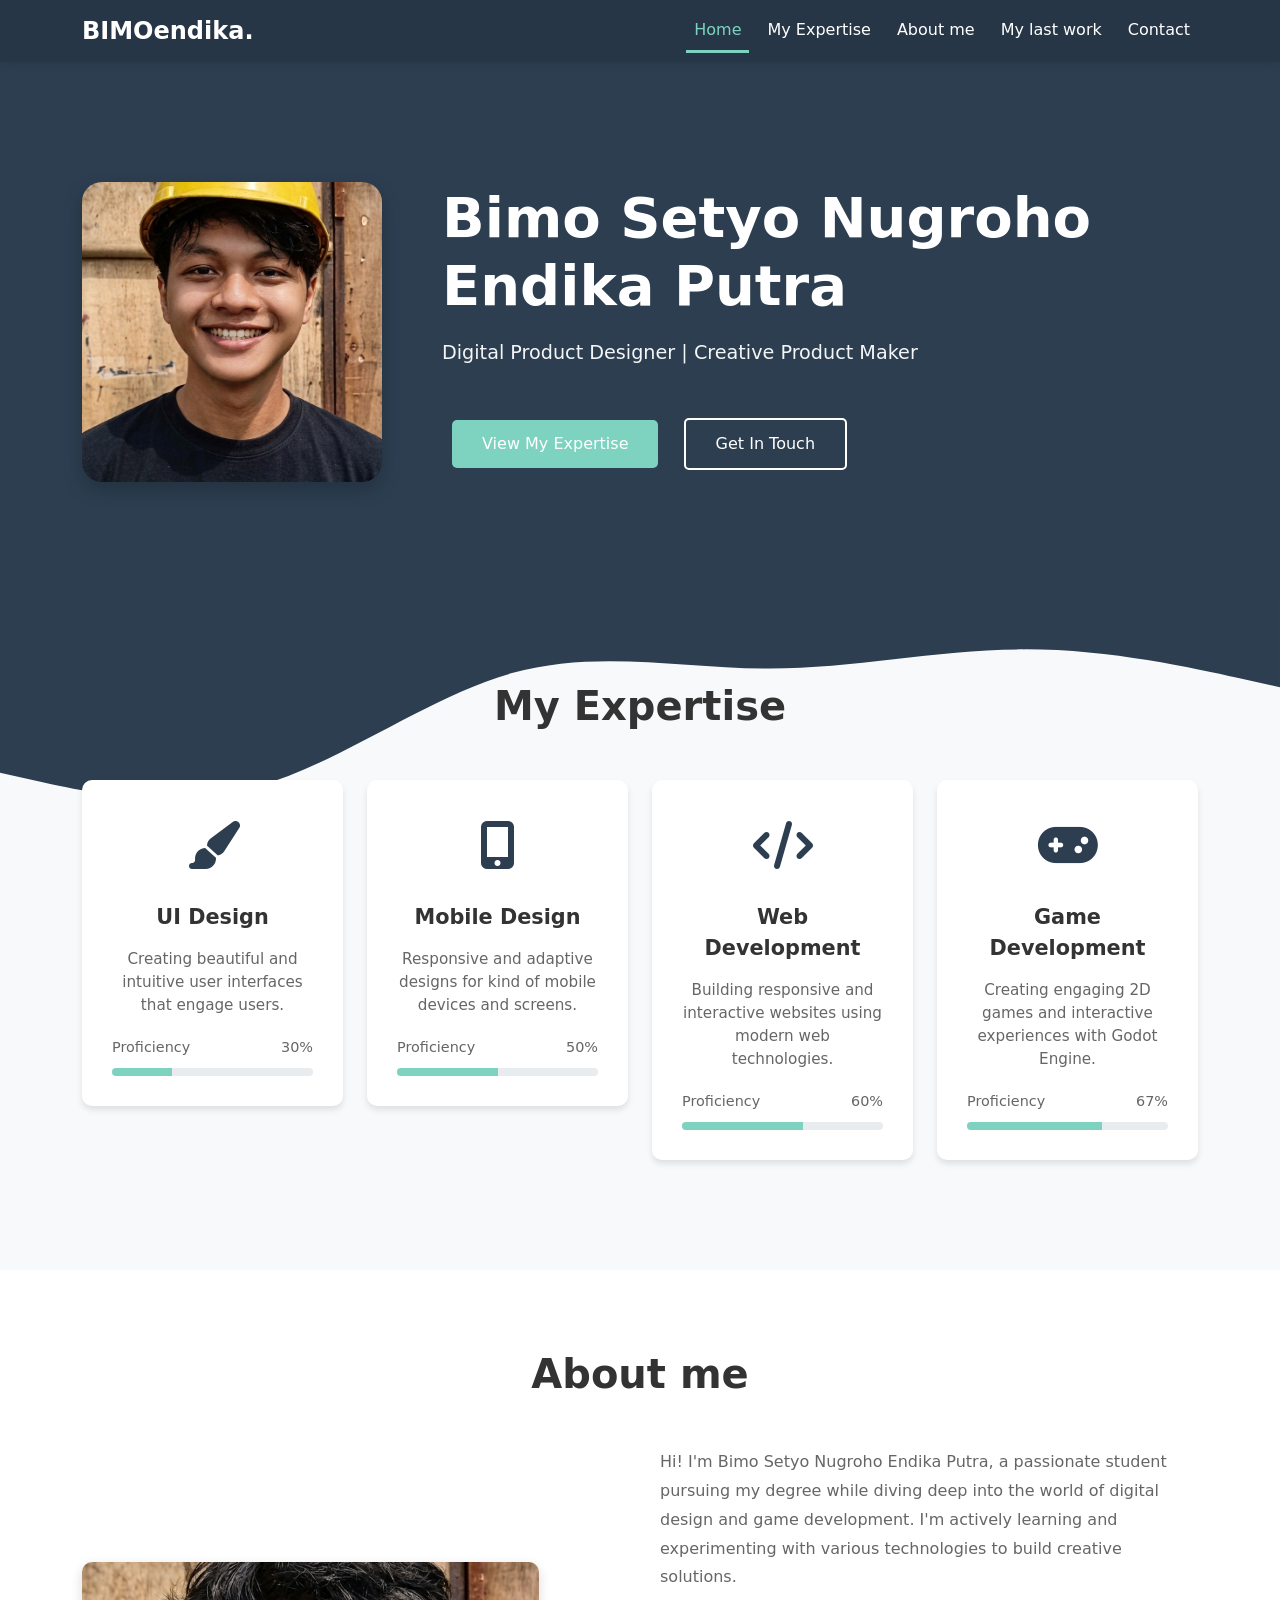
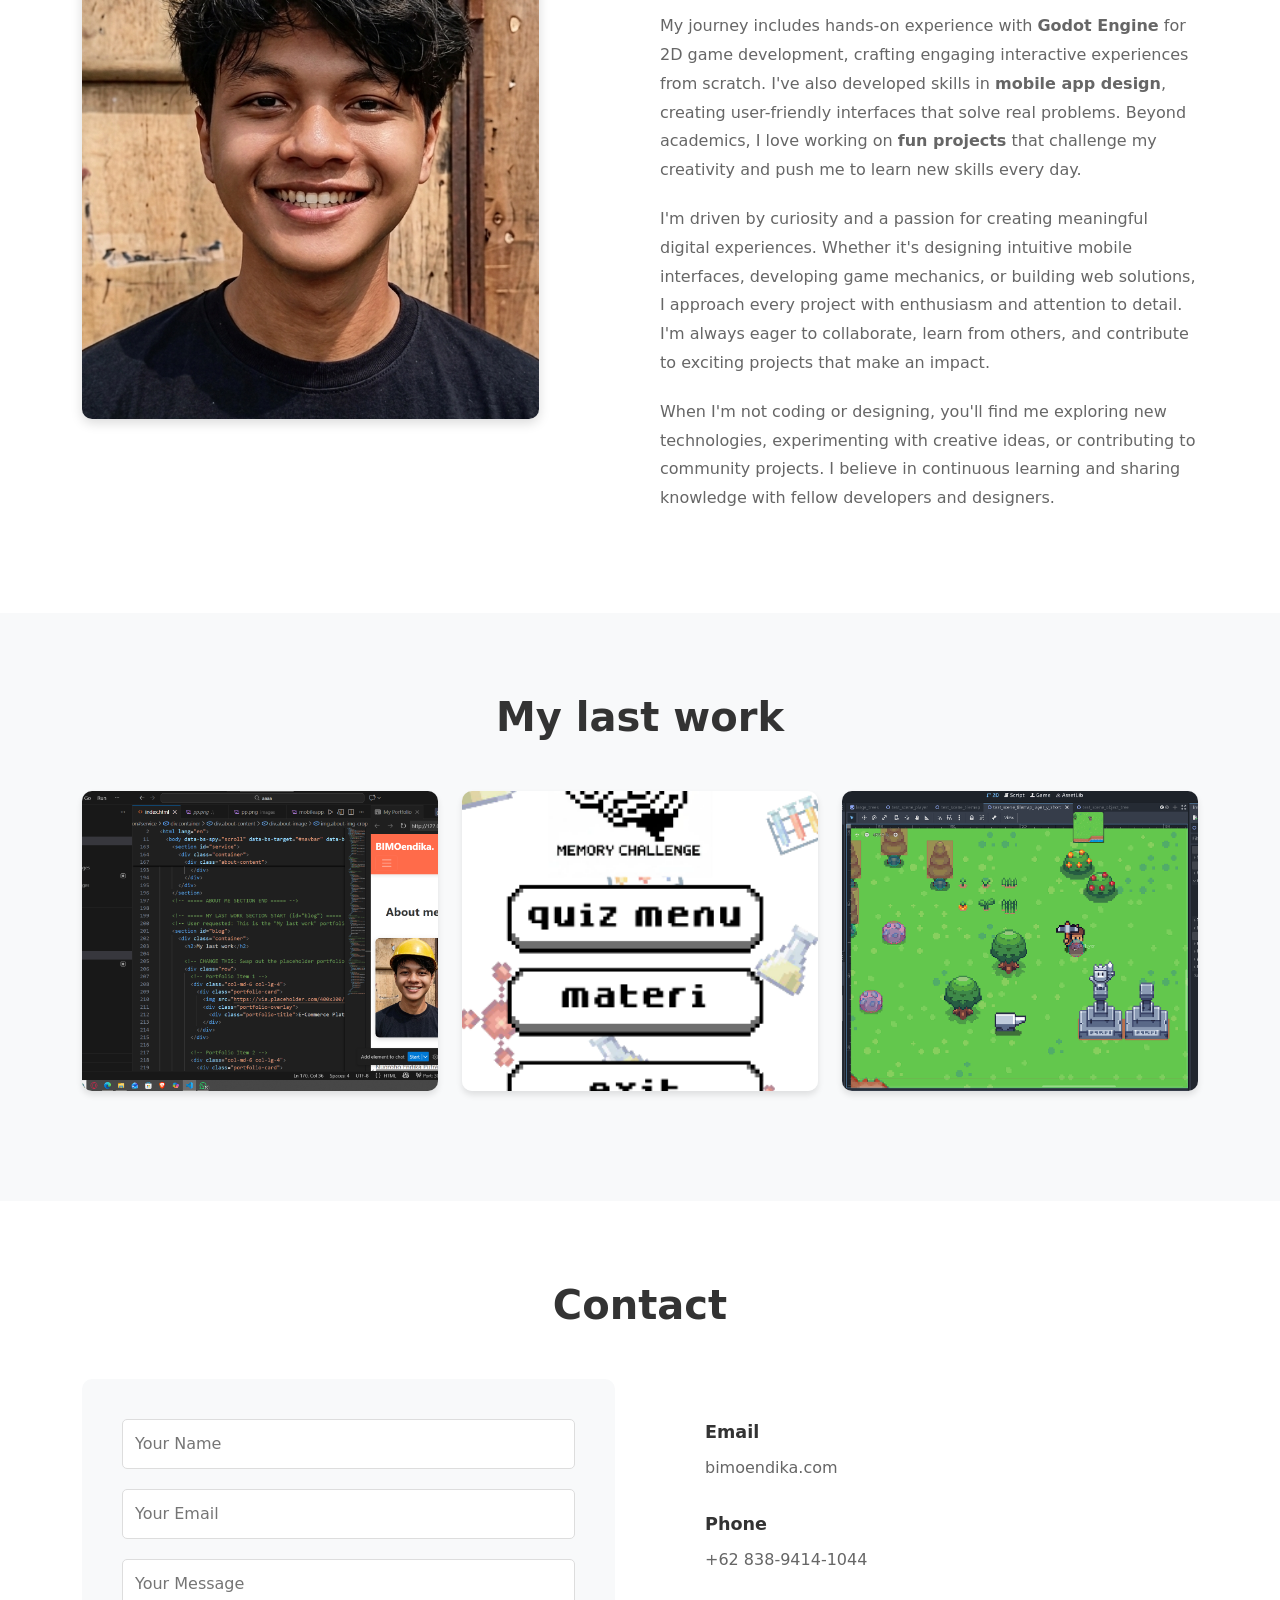
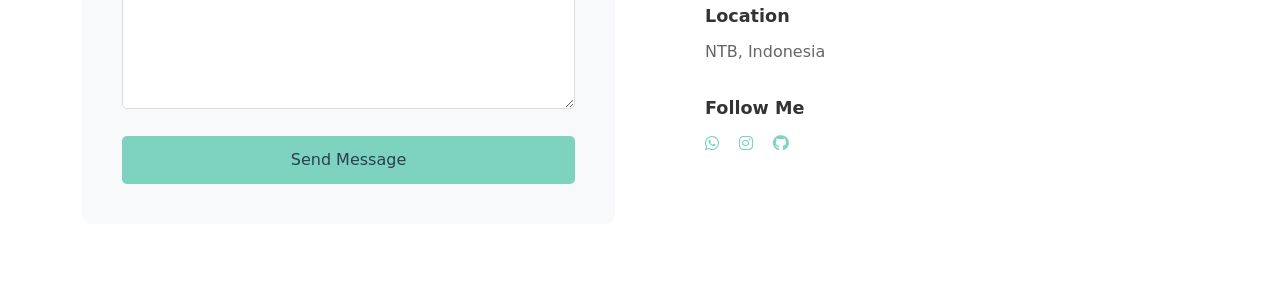
<file: index.html>
<!doctype html>
<html lang="en">
  <head>
    <meta charset="UTF-8" />
    <meta name="viewport" content="width=device-width, initial-scale=1.0" />
    <title>My Portfolio</title>
    <link href="https://cdn.jsdelivr.net/npm/bootstrap@5.3.0/dist/css/bootstrap.min.css" rel="stylesheet" />
    <link rel="stylesheet" href="https://cdnjs.cloudflare.com/ajax/libs/font-awesome/6.4.0/css/all.min.css" />
    <link rel="stylesheet" href="style.css" />
  </head>
  <body data-bs-spy="scroll" data-bs-target="#navbar" data-bs-offset="0">
    <!-- navbar -->
    <nav class="navbar navbar-expand-lg navbar-dark sticky-top" id="navbar">
      <div class="container">
        <!-- Brand Logo -->
        <a class="navbar-brand" href="#home">BIMOendika.</a>

        <!-- Navbar Toggle untuk hp -->
        <button class="navbar-toggler" type="button" data-bs-toggle="collapse" data-bs-target="#navbarNav" aria-controls="navbarNav" aria-expanded="false" aria-label="Toggle navigation">
          <span class="navbar-toggler-icon"></span>
        </button>

        <!-- Navbar Link -->
        <div class="collapse navbar-collapse" id="navbarNav">
          <ul class="navbar-nav ms-auto">
            <!-- Home Link -->
            <li class="nav-item">
              <a class="nav-link active" href="#home">Home</a>
            </li>

            <!-- My Expertise Link -->
            <li class="nav-item">
              <a class="nav-link" href="#work">My Expertise</a>
            </li>

            <!-- About me Link -->
            <li class="nav-item">
              <a class="nav-link" href="#service">About me</a>
            </li>

            <!-- My last work Link -->
            <li class="nav-item">
              <a class="nav-link" href="#blog">My last work</a>
            </li>

            <!-- Contact Link -->
            <li class="nav-item">
              <a class="nav-link" href="#contact">Contact</a>
            </li>
          </ul>
        </div>
      </div>
    </nav>
    <!-- NAVBAR END -->

    <!--  SECTION START -->
    <section id="home">
      <div class="container">
        <div class="hero-content">
          <!-- Profile poto -->
          <div class="hero-photo">
            <img src="images/pp.png" alt="Profile Photo" class="profile-image" />
          </div>

          <!-- Hero Text -->
          <div class="hero-text">
            <h1 class="hero-headline">Bimo Setyo Nugroho Endika Putra</h1>
            <p class="hero-description">Digital Product Designer | Creative Product Maker</p>
            <!-- Hero Button Text & Links Below -->
            <a href="#work" class="btn-hero btn-primary-hero">View My Expertise</a>
            <a href="#contact" class="btn-hero btn-secondary-hero">Get In Touch</a>
            <!-- END HERO BUTTONS SECTION -->
          </div>
        </div>
      </div>
    </section>
    <!--   SECTION END  -->

    <!--  MY EXPERTISE SECTION START -->
    <section id="work">
      <svg xmlns="http://www.w3.org/2000/svg" viewBox="0 0 1440 320" class="wave-background">
        <path
          fill="#2c3e50"
          fill-opacity="1"
          d="M0,192L48,202.7C96,213,192,235,288,208C384,181,480,107,576,80C672,53,768,75,864,74.7C960,75,1056,53,1152,53.3C1248,53,1344,75,1392,85.3L1440,96L1440,0L1392,0C1344,0,1248,0,1152,0C1056,0,960,0,864,0C768,0,672,0,576,0C480,0,384,0,288,0C192,0,96,0,48,0L0,0Z"
        ></path>
      </svg>
      <div class="container">
        <h2>My Expertise</h2>

        <div class="row">
          <!-- Expertise Card 1 -->
          <div class="col-md-6 col-lg-3">
            <div class="expertise-card">
              <div class="expertise-icon">
                <i class="fas fa-paint-brush"></i>
              </div>
              <div class="expertise-title">UI Design</div>
              <p class="expertise-description">Creating beautiful and intuitive user interfaces that engage users.</p>
              <div class="skill-label">
                <span>Proficiency</span>
                <span>30%</span>
              </div>
              <div class="progress">
                <div class="progress-bar width-30"></div>
              </div>
            </div>
          </div>

          <!-- Expertise Card 2 -->
          <div class="col-md-6 col-lg-3">
            <div class="expertise-card">
              <div class="expertise-icon">
                <i class="fas fa-mobile-alt"></i>
              </div>
              <div class="expertise-title">Mobile Design</div>
              <p class="expertise-description">Responsive and adaptive designs for kind of mobile devices and screens.</p>
              <div class="skill-label">
                <span>Proficiency</span>
                <span>50%</span>
              </div>
              <div class="progress">
                <div class="progress-bar width-50"></div>
              </div>
            </div>
          </div>

          <!-- Expertise Card 3 -->
          <div class="col-md-6 col-lg-3">
            <div class="expertise-card">
              <div class="expertise-icon">
                <i class="fas fa-code"></i>
              </div>
              <div class="expertise-title">Web Development</div>
              <p class="expertise-description">Building responsive and interactive websites using modern web technologies.</p>
              <div class="skill-label">
                <span>Proficiency</span>
                <span>60%</span>
              </div>
              <div class="progress">
                <div class="progress-bar width-60"></div>
              </div>
            </div>
          </div>

          <!-- Expertise Card 4 -->
          <div class="col-md-6 col-lg-3">
            <div class="expertise-card">
              <div class="expertise-icon">
                <i class="fas fa-gamepad"></i>
              </div>
              <div class="expertise-title">Game Development</div>
              <p class="expertise-description">Creating engaging 2D games and interactive experiences with Godot Engine.</p>
              <div class="skill-label">
                <span>Proficiency</span>
                <span>67%</span>
              </div>
              <div class="progress">
                <div class="progress-bar width-67"></div>
              </div>
            </div>
          </div>
        </div>
      </div>
    </section>
    <!--  MY EXPERTISE SECTION END  -->

    <!-- ABOUT ME SECTION START  -->
    <section id="service">
      <div class="container">
        <h2>About me</h2>

        <div class="about-content">
          <div class="about-image">
            <img src="images/pp2.png" alt="Profile Photo" class="about-img-crop" />
          </div>

          <div class="about-text">
            <p>
              Hi! I'm Bimo Setyo Nugroho Endika Putra, a passionate student pursuing my degree while diving deep into the world of digital design and game development. I'm actively learning and experimenting with various technologies to
              build creative solutions.
            </p>

            <p>
              My journey includes hands-on experience with <strong>Godot Engine</strong> for 2D game development, crafting engaging interactive experiences from scratch. I've also developed skills in <strong>mobile app design</strong>,
              creating user-friendly interfaces that solve real problems. Beyond academics, I love working on <strong>fun projects</strong> that challenge my creativity and push me to learn new skills every day.
            </p>

            <p>
              I'm driven by curiosity and a passion for creating meaningful digital experiences. Whether it's designing intuitive mobile interfaces, developing game mechanics, or building web solutions, I approach every project with
              enthusiasm and attention to detail. I'm always eager to collaborate, learn from others, and contribute to exciting projects that make an impact.
            </p>

            <p>
              When I'm not coding or designing, you'll find me exploring new technologies, experimenting with creative ideas, or contributing to community projects. I believe in continuous learning and sharing knowledge with fellow
              developers and designers.
            </p>
          </div>
        </div>
      </div>
    </section>
    <!-- ===== ABOUT ME SECTION END ===== -->

    <!--  MY LAST WORK SECTION START   -->
    <section id="blog">
      <div class="container">
        <h2>My last work</h2>

        <!-- CHANGE THIS: Swap out the placeholder portfolio images and project titles below -->
        <div class="row">
          <!-- Portfolio Item 1 -->
          <div class="col-md-6 col-lg-4">
            <div class="portfolio-card">
              <img src="images/web.png" alt="Project 1" class="portfolio-image" />
              <div class="portfolio-overlay">
                <div class="portfolio-title">making personal website</div>
              </div>
            </div>
          </div>

          <!-- Portfolio Item 2 -->
          <div class="col-md-6 col-lg-4">
            <div class="portfolio-card">
              <img src="images/mobileapp.png" alt="Project 2" class="portfolio-image" />
              <div class="portfolio-overlay">
                <div class="portfolio-title">Mobile App Design</div>
              </div>
            </div>
          </div>

          <!-- Portfolio Item 3 -->
          <div class="col-md-6 col-lg-4">
            <div class="portfolio-card">
              <img src="images/gamedev.png" alt="Project 3" class="portfolio-image" />
              <div class="portfolio-overlay">
                <div class="portfolio-title">2D Game Development</div>
              </div>
            </div>
          </div>
        </div>
        <!-- END PORTFOLIO SECTION -->
      </div>
    </section>
    <!-- MY LAST WORK SECTION END -->

    <!--  CONTACT SECTION START -->
    <section id="contact">
      <div class="container">
        <h2>Contact</h2>

        <div class="contact-container">
          <div class="contact-form">
            <form>
              <input type="text" placeholder="Your Name" required />
              <input type="email" placeholder="Your Email" required />
              <textarea placeholder="Your Message" required></textarea>
              <button type="submit" class="contact-submit">Send Message</button>
            </form>
          </div>

          <!-- Contact Info -->
          <div class="contact-info">
            <div class="contact-info-item">
              <div class="contact-info-label">Email</div>
              <div class="contact-info-text">bimoendika.com</div>
            </div>

            <div class="contact-info-item">
              <div class="contact-info-label">Phone</div>
              <div class="contact-info-text">+62 838-9414-1044</div>
            </div>

            <div class="contact-info-item">
              <div class="contact-info-label">Location</div>
              <div class="contact-info-text">NTB, Indonesia</div>
            </div>

            <div class="contact-info-item">
              <div class="contact-info-label">Follow Me</div>
              <div class="contact-info-text">
                <a href="https://whas.me/NtLemzhtNg" class="social-link">
                  <i class="fab fa-whatsapp"></i>
                </a>
                <a href="https://www.instagram.com/bimo_endika?igsh=bTNnMno2NjJxaGFj" class="social-link">
                  <i class="fab fa-instagram"></i>
                </a>
                <a href="https://github.com/bimo-endika" class="social-link">
                  <i class="fab fa-github"></i>
                </a>
              </div>
            </div>
          </div>
        </div>
      </div>
    </section>

    <script src="https://cdn.jsdelivr.net/npm/bootstrap@5.3.0/dist/js/bootstrap.bundle.min.js"></script>
  </body>
</html>
</file>
<file: style.css>
/* Sticky Navbar */
body {
  position: relative;
}

.navbar {
  background-color: #273646 !important;
  box-shadow: 0 2px 10px rgba(0, 0, 0, 0.1);
}

.navbar-brand {
  font-weight: bold;
  font-size: 1.5rem;
  color: white !important;
}

.nav-link {
  color: white !important;
  margin-left: 10px;
  transition: all 0.3s ease;
}

.nav-link:hover {
  color: #7dd3c0 !important;
}

.nav-link.active {
  border-bottom: 3px solid #7dd3c0;
  color: #7dd3c0 !important;
}

/* Hero Section */
#home {
  background-color: #2c3e50;
  color: white;
  padding: 120px 0;
  text-align: center;
}

.hero-content {
  display: flex;
  align-items: center;
  justify-content: center;
  gap: 60px;
}

.hero-photo {
  flex: 0 0 300px;
}

.profile-image {
  width: 300px;
  height: 300px;
  object-fit: cover;
  border-radius: 20px;
  box-shadow: 0 8px 20px rgba(0, 0, 0, 0.2);
  transition: all 0.3s ease;
}

.profile-image:hover {
  transform: scale(1.05);
  box-shadow: 0 12px 30px rgba(0, 0, 0, 0.3);
}

.hero-text {
  flex: 1;
  text-align: left;
}

.hero-headline {
  font-size: 3.5rem;
  font-weight: bold;
  margin-bottom: 20px;
}

.hero-description {
  font-size: 1.2rem;
  margin-bottom: 40px;
  opacity: 0.95;
}

.btn-hero {
  padding: 12px 30px;
  font-size: 1rem;
  margin: 10px;
  border-radius: 5px;
  text-decoration: none;
  display: inline-block;
  transition: all 0.3s ease;
}

.btn-primary-hero {
  background-color: #7dd3c0;
  color: white;
  border: none;
}

.btn-primary-hero:hover {
  background-color: #6bc3b0;
  transform: translateY(-3px);
}

.btn-secondary-hero {
  background-color: transparent;
  color: white;
  border: 2px solid white;
}

.btn-secondary-hero:hover {
  background-color: #7dd3c0;
  color: #2c3e50;
  transform: translateY(-3px);
}

/* Sections */
section {
  padding: 80px 0;
}

section h2 {
  font-size: 2.5rem;
  font-weight: bold;
  margin-bottom: 50px;
  text-align: center;
  color: #333;
}

/* Expertise Section */
#work {
  background-color: #f8f9fa;
  position: relative;
  overflow: hidden;
}

.wave-background {
  position: absolute;
  top: 0;
  left: 0;
  width: 100%;
  height: auto;
  z-index: 1;
}

#work .container {
  position: relative;
  z-index: 2;
}

#work h2 {
  position: relative;
  z-index: 2;
}

.expertise-card {
  text-align: center;
  padding: 30px;
  background: white;
  border-radius: 10px;
  box-shadow: 0 4px 6px rgba(0, 0, 0, 0.1);
  transition: all 0.3s ease;
  margin-bottom: 30px;
}

.expertise-card:hover {
  transform: translateY(-10px);
  box-shadow: 0 8px 12px rgba(0, 0, 0, 0.2);
}

.expertise-icon {
  font-size: 3rem;
  color: #2c3e50;
  margin-bottom: 20px;
}

.expertise-title {
  font-size: 1.3rem;
  font-weight: bold;
  margin-bottom: 15px;
  color: #333;
}

.expertise-description {
  font-size: 0.95rem;
  color: #666;
  margin-bottom: 20px;
}

.progress {
  height: 8px;
  background-color: #e9ecef;
}

.progress-bar {
  background-color: #7dd3c0;
}

.progress-bar.width-30 {
  width: 30%;
}

.progress-bar.width-50 {
  width: 50%;
}

.progress-bar.width-60 {
  width: 60%;
}

.progress-bar.width-67 {
  width: 67%;
}

.progress-bar.width-90 {
  width: 90%;
}

.progress-bar.width-85 {
  width: 85%;
}

.progress-bar.width-80 {
  width: 80%;
}

.progress-bar.width-88 {
  width: 88%;
}

.skill-label {
  display: flex;
  justify-content: space-between;
  margin-bottom: 10px;
  font-size: 0.9rem;
  color: #666;
}

/* About Me Section */
#service {
  background-color: white;
}

.about-content {
  display: flex;
  align-items: center;
  gap: 40px;
}

.about-image {
  flex: 1;
}

.about-image img {
  width: 85%;
  border-radius: 10px;
  box-shadow: 0 4px 12px rgba(0, 0, 0, 0.15);
}

.about-img-crop {
  object-fit: cover;
  object-position: center;
  width: 85%;
  height: auto;
  aspect-ratio: 2 / 2;
}

.about-text {
  flex: 1;
}

.about-text p {
  font-size: 1rem;
  line-height: 1.8;
  color: #666;
  margin-bottom: 20px;
}

/* Portfolio Section */
#blog {
  background-color: #f8f9fa;
}

.portfolio-card {
  position: relative;
  overflow: hidden;
  border-radius: 10px;
  box-shadow: 0 4px 6px rgba(0, 0, 0, 0.1);
  height: 300px;
  margin-bottom: 30px;
  cursor: pointer;
}

.portfolio-image {
  width: 100%;
  height: 100%;
  object-fit: cover;
  transition: all 0.3s ease;
}

.portfolio-card:hover .portfolio-image {
  transform: scale(1.05);
  filter: brightness(0.6);
}

.portfolio-overlay {
  position: absolute;
  top: 0;
  left: 0;
  right: 0;
  bottom: 0;
  background-color: rgba(44, 62, 80, 0.7);
  display: flex;
  align-items: center;
  justify-content: center;
  opacity: 0;
  transition: all 0.3s ease;
  border-radius: 10px;
}

.portfolio-card:hover .portfolio-overlay {
  opacity: 1;
}

.portfolio-title {
  color: white;
  font-size: 1.5rem;
  font-weight: bold;
  text-align: center;
}

/* Contact Section */
#contact {
  background-color: white;
}

.contact-container {
  display: grid;
  grid-template-columns: 1fr 1fr;
  gap: 50px;
  align-items: start;
}

.contact-form {
  background-color: #f8f9fa;
  padding: 40px;
  border-radius: 10px;
}

.contact-form input,
.contact-form textarea {
  width: 100%;
  padding: 12px;
  margin-bottom: 20px;
  border: 1px solid #ddd;
  border-radius: 5px;
  font-family: inherit;
  font-size: 1rem;
}

.contact-form input:focus,
.contact-form textarea:focus {
  outline: none;
  border-color: #7dd3c0;
  box-shadow: 0 0 5px rgba(125, 211, 192, 0.3);
}

.contact-form textarea {
  resize: vertical;
  min-height: 150px;
}

.contact-submit {
  background-color: #7dd3c0;
  color: #2c3e50;
  padding: 12px 30px;
  border: none;
  border-radius: 5px;
  font-size: 1rem;
  cursor: pointer;
  transition: all 0.3s ease;
  width: 100%;
}

.contact-submit:hover {
  background-color: #6bc3b0;
  transform: translateY(-2px);
}

.contact-info {
  padding: 40px;
}

.contact-info-item {
  margin-bottom: 30px;
}

.contact-info-label {
  font-weight: bold;
  color: #333;
  font-size: 1.1rem;
  margin-bottom: 10px;
}

.contact-info-text {
  color: #666;
  font-size: 1rem;
  line-height: 1.6;
}

/* Social Links */
.social-link {
  color: #7dd3c0;
  text-decoration: none;
  margin-right: 15px;
}

.social-link:last-child {
  margin-right: 0;
}

/* Responsive */
@media (max-width: 768px) {
  .hero-content {
    flex-direction: column;
    gap: 30px;
  }

  .hero-photo {
    flex: 0 0 250px;
  }

  .profile-image {
    width: 250px;
    height: 250px;
  }

  .hero-text {
    text-align: center;
  }

  .hero-headline {
    font-size: 2rem;
  }

  .hero-description {
    font-size: 1rem;
  }

  .about-content {
    flex-direction: column;
    gap: 30px;
  }

  .contact-container {
    grid-template-columns: 1fr;
    gap: 30px;
  }

  section h2 {
    font-size: 1.8rem;
  }
}
</file>
